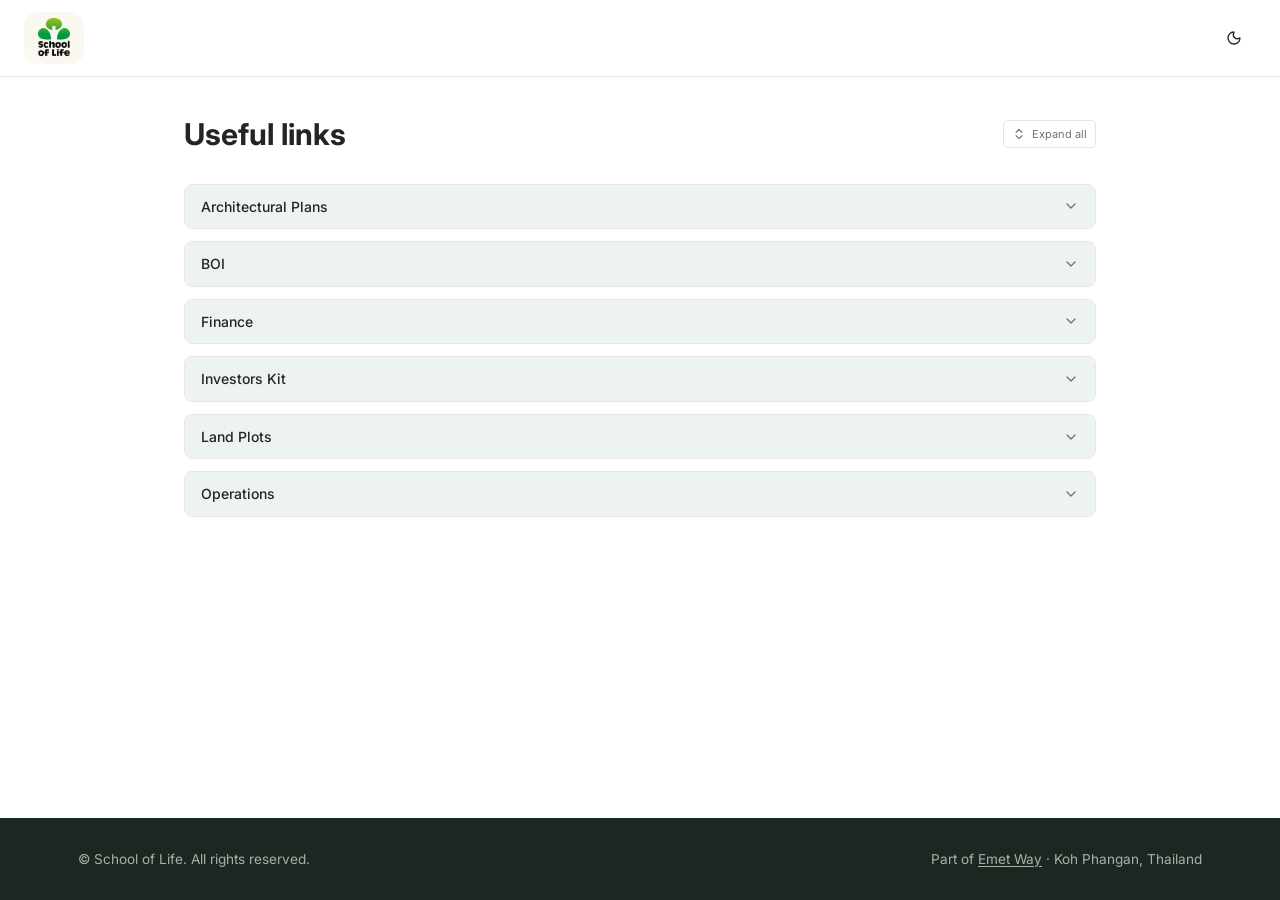
<file: links/index.html>
<!doctype html>
<html lang="en">
  <head>
    <meta charset="UTF-8" />
    <meta name="viewport" content="width=device-width, initial-scale=1.0" />
    <title>Useful Links | SOL KPG</title>
    <meta
      name="description"
      content="Staff resources for Emetway and SOL KPG."
    />
    <link rel="icon" type="image/png" sizes="32x32" href="/favicon-32.png" />
    <link rel="icon" type="image/png" sizes="16x16" href="/favicon-16.png" />
    <link rel="apple-touch-icon" href="/apple-touch-icon.png" />
    <link rel="preconnect" href="https://fonts.googleapis.com" />
    <link rel="preconnect" href="https://fonts.gstatic.com" crossorigin />
    <link
      href="https://fonts.googleapis.com/css2?family=Fraunces:opsz,wght@9..144,500;9..144,600;9..144,700&family=Inter:wght@400;500;600;700&display=swap"
      rel="stylesheet"
    />
    <link rel="stylesheet" href="/css/style.css" />
    <link rel="stylesheet" href="/css/links.css?v=b3e0747acacd" />
    <script defer src="/js/links.js?v=494b3f9b9235"></script>
  </head>
  <body class="links-page">
    <header class="links-header">
      <a href="/" class="brand"
        ><img src="/images/logo/logo-full.png" alt="School of Life"
      /></a>
      <button
        type="button"
        class="theme-toggle"
        aria-label="Toggle dark mode"
        aria-pressed="false"
        hidden
      >
        <svg
          xmlns="http://www.w3.org/2000/svg"
          width="16"
          height="16"
          viewBox="0 0 24 24"
          fill="none"
          stroke="currentColor"
          stroke-width="2"
          stroke-linecap="round"
          stroke-linejoin="round"
          class="lucide lucide-moon theme-moon"
          aria-hidden="true"
          focusable="false"
        >
          <path
            d="M20.985 12.486a9 9 0 1 1-9.473-9.472c.405-.022.617.46.402.803a6 6 0 0 0 8.268 8.268c.344-.215.825-.004.803.401"
          ></path></svg
        ><svg
          xmlns="http://www.w3.org/2000/svg"
          width="16"
          height="16"
          viewBox="0 0 24 24"
          fill="none"
          stroke="currentColor"
          stroke-width="2"
          stroke-linecap="round"
          stroke-linejoin="round"
          class="lucide lucide-sun theme-sun"
          aria-hidden="true"
          focusable="false"
        >
          <circle cx="12" cy="12" r="4"></circle>
          <path d="M12 2v2"></path>
          <path d="M12 20v2"></path>
          <path d="m4.93 4.93 1.41 1.41"></path>
          <path d="m17.66 17.66 1.41 1.41"></path>
          <path d="M2 12h2"></path>
          <path d="M20 12h2"></path>
          <path d="m6.34 17.66-1.41 1.41"></path>
          <path d="m19.07 4.93-1.41 1.41"></path>
        </svg>
      </button>
    </header>
    <main class="links-main">
      <div class="links-heading">
        <h1>Useful links</h1>
        <button type="button" class="collection-toggle" aria-expanded="false" aria-controls="resourceSections" hidden>
          <svg
              xmlns="http://www.w3.org/2000/svg"
              width="14"
              height="14"
              viewBox="0 0 24 24"
              fill="none"
              stroke="currentColor"
              stroke-width="2"
              stroke-linecap="round"
              stroke-linejoin="round"
              class="lucide lucide-chevrons-up-down expand-icon"
              aria-hidden="true"
              focusable="false"
            >
              <path d="m7 15 5 5 5-5"></path>
              <path d="m7 9 5-5 5 5"></path>
            </svg>
          <svg
              xmlns="http://www.w3.org/2000/svg"
              width="14"
              height="14"
              viewBox="0 0 24 24"
              fill="none"
              stroke="currentColor"
              stroke-width="2"
              stroke-linecap="round"
              stroke-linejoin="round"
              class="lucide lucide-chevrons-down-up collapse-icon"
              aria-hidden="true"
              focusable="false"
            >
              <path d="m7 4 5 5 5-5"></path>
              <path d="m7 20 5-5 5 5"></path>
            </svg>
          <span>Expand all</span>
        </button>
      </div>
      <div class="resource-sections" id="resourceSections">
        <details class="resource-collection">
          <summary>
            <span>Architectural Plans</span
            ><svg
              xmlns="http://www.w3.org/2000/svg"
              width="16"
              height="16"
              viewBox="0 0 24 24"
              fill="none"
              stroke="currentColor"
              stroke-width="2"
              stroke-linecap="round"
              stroke-linejoin="round"
              class="lucide lucide-chevron-down collection-chevron"
              aria-hidden="true"
              focusable="false"
            >
              <path d="m6 9 6 6 6-6"></path>
            </svg>
          </summary>
          <div class="collection-content">
            <ul class="resource-list">
              <li>
                <a
                  class="resource-link"
                  href="https://drive.google.com/drive/folders/1lEo8_O__okwzq4mMo244C4cheWYPVH4U?usp=drive_link"
                  title="Folder"
                  target="_blank"
                  rel="noopener noreferrer"
                  ><svg
                    xmlns="http://www.w3.org/2000/svg"
                    width="16"
                    height="16"
                    viewBox="0 0 24 24"
                    fill="none"
                    stroke="currentColor"
                    stroke-width="2"
                    stroke-linecap="round"
                    stroke-linejoin="round"
                    class="lucide lucide-images resource-purpose"
                    aria-hidden="true"
                    focusable="false"
                  >
                    <path
                      d="m22 11-1.296-1.296a2.4 2.4 0 0 0-3.408 0L11 16"
                    ></path>
                    <path
                      d="M4 8a2 2 0 0 0-2 2v10a2 2 0 0 0 2 2h10a2 2 0 0 0 2-2"
                    ></path>
                    <circle cx="13" cy="7" r="1" fill="currentColor"></circle>
                    <rect x="8" y="2" width="14" height="14" rx="2"></rect></svg
                  ><span class="resource-name">3D Images</span
                  ><span class="sr-only"> Folder. Opens in a new tab.</span
                  ><svg
                    xmlns="http://www.w3.org/2000/svg"
                    width="16"
                    height="16"
                    viewBox="0 0 24 24"
                    fill="none"
                    stroke="currentColor"
                    stroke-width="2"
                    stroke-linecap="round"
                    stroke-linejoin="round"
                    class="lucide lucide-folder-open resource-type"
                    aria-hidden="true"
                    focusable="false"
                  >
                    <path
                      d="m6 14 1.5-2.9A2 2 0 0 1 9.24 10H20a2 2 0 0 1 1.94 2.5l-1.54 6a2 2 0 0 1-1.95 1.5H4a2 2 0 0 1-2-2V5a2 2 0 0 1 2-2h3.9a2 2 0 0 1 1.69.9l.81 1.2a2 2 0 0 0 1.67.9H18a2 2 0 0 1 2 2v2"
                    ></path></svg
                ></a>
              </li>
              <li>
                <a
                  class="resource-link"
                  href="https://drive.google.com/file/d/1-jYYO7yx6wP9yiQH-C2uIvY8Zd6vsCTe/view?usp=drive_link"
                  title="Document"
                  target="_blank"
                  rel="noopener noreferrer"
                  ><svg
                    xmlns="http://www.w3.org/2000/svg"
                    width="16"
                    height="16"
                    viewBox="0 0 24 24"
                    fill="none"
                    stroke="currentColor"
                    stroke-width="2"
                    stroke-linecap="round"
                    stroke-linejoin="round"
                    class="lucide lucide-drafting-compass resource-purpose"
                    aria-hidden="true"
                    focusable="false"
                  >
                    <path d="m12.99 6.74 1.93 3.44"></path>
                    <path d="M19.136 12a10 10 0 0 1-14.271 0"></path>
                    <path d="m21 21-2.16-3.84"></path>
                    <path d="m3 21 8.02-14.26"></path>
                    <circle cx="12" cy="5" r="2"></circle></svg
                  ><span class="resource-name">Colored Layout</span
                  ><span class="sr-only"> Document. Opens in a new tab.</span
                  ><svg
                    xmlns="http://www.w3.org/2000/svg"
                    width="16"
                    height="16"
                    viewBox="0 0 24 24"
                    fill="none"
                    stroke="currentColor"
                    stroke-width="2"
                    stroke-linecap="round"
                    stroke-linejoin="round"
                    class="lucide lucide-file-text resource-type"
                    aria-hidden="true"
                    focusable="false"
                  >
                    <path
                      d="M6 22a2 2 0 0 1-2-2V4a2 2 0 0 1 2-2h8a2.4 2.4 0 0 1 1.704.706l3.588 3.588A2.4 2.4 0 0 1 20 8v12a2 2 0 0 1-2 2z"
                    ></path>
                    <path d="M14 2v5a1 1 0 0 0 1 1h5"></path>
                    <path d="M10 9H8"></path>
                    <path d="M16 13H8"></path>
                    <path d="M16 17H8"></path></svg
                ></a>
              </li>
              <li>
                <a
                  class="resource-link"
                  href="https://drive.google.com/file/d/1-jYYO7yx6wP9yiQH-C2uIvY8Zd6vsCTe/view?usp=drive_link"
                  title="Document"
                  target="_blank"
                  rel="noopener noreferrer"
                  ><svg
                    xmlns="http://www.w3.org/2000/svg"
                    width="16"
                    height="16"
                    viewBox="0 0 24 24"
                    fill="none"
                    stroke="currentColor"
                    stroke-width="2"
                    stroke-linecap="round"
                    stroke-linejoin="round"
                    class="lucide lucide-drafting-compass resource-purpose"
                    aria-hidden="true"
                    focusable="false"
                  >
                    <path d="m12.99 6.74 1.93 3.44"></path>
                    <path d="M19.136 12a10 10 0 0 1-14.271 0"></path>
                    <path d="m21 21-2.16-3.84"></path>
                    <path d="m3 21 8.02-14.26"></path>
                    <circle cx="12" cy="5" r="2"></circle></svg
                  ><span class="resource-name">Drawings</span
                  ><span class="sr-only"> Document. Opens in a new tab.</span
                  ><svg
                    xmlns="http://www.w3.org/2000/svg"
                    width="16"
                    height="16"
                    viewBox="0 0 24 24"
                    fill="none"
                    stroke="currentColor"
                    stroke-width="2"
                    stroke-linecap="round"
                    stroke-linejoin="round"
                    class="lucide lucide-file-text resource-type"
                    aria-hidden="true"
                    focusable="false"
                  >
                    <path
                      d="M6 22a2 2 0 0 1-2-2V4a2 2 0 0 1 2-2h8a2.4 2.4 0 0 1 1.704.706l3.588 3.588A2.4 2.4 0 0 1 20 8v12a2 2 0 0 1-2 2z"
                    ></path>
                    <path d="M14 2v5a1 1 0 0 0 1 1h5"></path>
                    <path d="M10 9H8"></path>
                    <path d="M16 13H8"></path>
                    <path d="M16 17H8"></path></svg
                ></a>
              </li>
              <li>
                <a
                  class="resource-link"
                  href="https://drive.google.com/file/d/1bAnnv0dTJsPpTQSdBrH3xZkiA_xkDw0t/view?usp=drive_link"
                  title="Document"
                  target="_blank"
                  rel="noopener noreferrer"
                  ><svg
                    xmlns="http://www.w3.org/2000/svg"
                    width="16"
                    height="16"
                    viewBox="0 0 24 24"
                    fill="none"
                    stroke="currentColor"
                    stroke-width="2"
                    stroke-linecap="round"
                    stroke-linejoin="round"
                    class="lucide lucide-drafting-compass resource-purpose"
                    aria-hidden="true"
                    focusable="false"
                  >
                    <path d="m12.99 6.74 1.93 3.44"></path>
                    <path d="M19.136 12a10 10 0 0 1-14.271 0"></path>
                    <path d="m21 21-2.16-3.84"></path>
                    <path d="m3 21 8.02-14.26"></path>
                    <circle cx="12" cy="5" r="2"></circle></svg
                  ><span class="resource-name">Layout</span
                  ><span class="sr-only"> Document. Opens in a new tab.</span
                  ><svg
                    xmlns="http://www.w3.org/2000/svg"
                    width="16"
                    height="16"
                    viewBox="0 0 24 24"
                    fill="none"
                    stroke="currentColor"
                    stroke-width="2"
                    stroke-linecap="round"
                    stroke-linejoin="round"
                    class="lucide lucide-file-text resource-type"
                    aria-hidden="true"
                    focusable="false"
                  >
                    <path
                      d="M6 22a2 2 0 0 1-2-2V4a2 2 0 0 1 2-2h8a2.4 2.4 0 0 1 1.704.706l3.588 3.588A2.4 2.4 0 0 1 20 8v12a2 2 0 0 1-2 2z"
                    ></path>
                    <path d="M14 2v5a1 1 0 0 0 1 1h5"></path>
                    <path d="M10 9H8"></path>
                    <path d="M16 13H8"></path>
                    <path d="M16 17H8"></path></svg
                ></a>
              </li>
            </ul>
          </div>
        </details>
        <details class="resource-collection">
          <summary>
            <span>BOI</span
            ><svg
              xmlns="http://www.w3.org/2000/svg"
              width="16"
              height="16"
              viewBox="0 0 24 24"
              fill="none"
              stroke="currentColor"
              stroke-width="2"
              stroke-linecap="round"
              stroke-linejoin="round"
              class="lucide lucide-chevron-down collection-chevron"
              aria-hidden="true"
              focusable="false"
            >
              <path d="m6 9 6 6 6-6"></path>
            </svg>
          </summary>
          <div class="collection-content">
            <ul class="resource-list">
              <li>
                <a
                  class="resource-link"
                  href="https://docs.google.com/presentation/d/1SFR62xCzpBiUCqX9izQtOHDmJAuGh3bBUk5mb6stw1Q/edit?slide=id.p5#slide=id.p5"
                  title="Presentation"
                  target="_blank"
                  rel="noopener noreferrer"
                  ><svg
                    xmlns="http://www.w3.org/2000/svg"
                    width="16"
                    height="16"
                    viewBox="0 0 24 24"
                    fill="none"
                    stroke="currentColor"
                    stroke-width="2"
                    stroke-linecap="round"
                    stroke-linejoin="round"
                    class="lucide lucide-presentation resource-purpose"
                    aria-hidden="true"
                    focusable="false"
                  >
                    <path d="M2 3h20"></path>
                    <path d="M21 3v11a2 2 0 0 1-2 2H5a2 2 0 0 1-2-2V3"></path>
                    <path d="m7 21 5-5 5 5"></path></svg
                  ><span class="resource-name">BOI Presentation</span
                  ><span class="sr-only"> Presentation. Opens in a new tab.</span
                  ><svg
                    xmlns="http://www.w3.org/2000/svg"
                    width="16"
                    height="16"
                    viewBox="0 0 24 24"
                    fill="none"
                    stroke="currentColor"
                    stroke-width="2"
                    stroke-linecap="round"
                    stroke-linejoin="round"
                    class="lucide lucide-file-text resource-type"
                    aria-hidden="true"
                    focusable="false"
                  >
                    <path
                      d="M6 22a2 2 0 0 1-2-2V4a2 2 0 0 1 2-2h8a2.4 2.4 0 0 1 1.704.706l3.588 3.588A2.4 2.4 0 0 1 20 8v12a2 2 0 0 1-2 2z"
                    ></path>
                    <path d="M14 2v5a1 1 0 0 0 1 1h5"></path>
                    <path d="M10 9H8"></path>
                    <path d="M16 13H8"></path>
                    <path d="M16 17H8"></path></svg
                ></a>
              </li>
              <li>
                <a
                  class="resource-link"
                  href="https://docs.google.com/spreadsheets/d/1jSgDtzZoSyd5vdPMKgYt3DIMwcMtTCjc/edit?usp=drive_link&amp;ouid=102777931738665786123&amp;rtpof=true&amp;sd=true"
                  title="Spreadsheet"
                  target="_blank"
                  rel="noopener noreferrer"
                  ><svg
                    xmlns="http://www.w3.org/2000/svg"
                    width="16"
                    height="16"
                    viewBox="0 0 24 24"
                    fill="none"
                    stroke="currentColor"
                    stroke-width="2"
                    stroke-linecap="round"
                    stroke-linejoin="round"
                    class="lucide lucide-chart-no-axes-combined resource-purpose"
                    aria-hidden="true"
                    focusable="false"
                  >
                    <path d="M12 16v5"></path>
                    <path d="M16 14v7"></path>
                    <path d="M20 10v11"></path>
                    <path d="m22 3-8.646 8.646a.5.5 0 0 1-.708 0L9.354 8.354a.5.5 0 0 0-.707 0L2 15"></path>
                    <path d="M4 18v3"></path>
                    <path d="M8 14v7"></path></svg
                  ><span class="resource-name">BOI Spreadsheet</span
                  ><span class="sr-only"> Spreadsheet. Opens in a new tab.</span
                  ><svg
                    xmlns="http://www.w3.org/2000/svg"
                    width="16"
                    height="16"
                    viewBox="0 0 24 24"
                    fill="none"
                    stroke="currentColor"
                    stroke-width="2"
                    stroke-linecap="round"
                    stroke-linejoin="round"
                    class="lucide lucide-file-spreadsheet resource-type"
                    aria-hidden="true"
                    focusable="false"
                  >
                    <path
                      d="M6 22a2 2 0 0 1-2-2V4a2 2 0 0 1 2-2h8a2.4 2.4 0 0 1 1.704.706l3.588 3.588A2.4 2.4 0 0 1 20 8v12a2 2 0 0 1-2 2z"
                    ></path>
                    <path d="M14 2v5a1 1 0 0 0 1 1h5"></path>
                    <path d="M8 13h2"></path>
                    <path d="M14 13h2"></path>
                    <path d="M8 17h2"></path>
                    <path d="M14 17h2"></path></svg
                ></a>
              </li>
              <li>
                <a
                  class="resource-link"
                  href="https://drive.google.com/drive/folders/1pa9gVV2hplU2-L_2BWXJd-3F3_QnSZto?usp=drive_link"
                  title="Folder"
                  target="_blank"
                  rel="noopener noreferrer"
                  ><svg
                    xmlns="http://www.w3.org/2000/svg"
                    width="16"
                    height="16"
                    viewBox="0 0 24 24"
                    fill="none"
                    stroke="currentColor"
                    stroke-width="2"
                    stroke-linecap="round"
                    stroke-linejoin="round"
                    class="lucide lucide-briefcase-business resource-purpose"
                    aria-hidden="true"
                    focusable="false"
                  >
                    <path d="M12 12h.01"></path>
                    <path d="M16 6V4a2 2 0 0 0-2-2h-4a2 2 0 0 0-2 2v2"></path>
                    <path d="M22 13a18.15 18.15 0 0 1-20 0"></path>
                    <rect x="2" y="6" width="20" height="14" rx="2"></rect></svg
                  ><span class="resource-name">Final Application</span
                  ><span class="sr-only"> Folder. Opens in a new tab.</span
                  ><svg
                    xmlns="http://www.w3.org/2000/svg"
                    width="16"
                    height="16"
                    viewBox="0 0 24 24"
                    fill="none"
                    stroke="currentColor"
                    stroke-width="2"
                    stroke-linecap="round"
                    stroke-linejoin="round"
                    class="lucide lucide-folder-open resource-type"
                    aria-hidden="true"
                    focusable="false"
                  >
                    <path
                      d="m6 14 1.5-2.9A2 2 0 0 1 9.24 10H20a2 2 0 0 1 1.94 2.5l-1.54 6a2 2 0 0 1-1.95 1.5H4a2 2 0 0 1-2-2V5a2 2 0 0 1 2-2h3.9a2 2 0 0 1 1.69.9l.81 1.2a2 2 0 0 0 1.67.9H18a2 2 0 0 1 2 2v2"
                    ></path></svg
                ></a>
              </li>
            </ul>
          </div>
        </details>
        <details class="resource-collection">
          <summary>
            <span>Finance</span
            ><svg
              xmlns="http://www.w3.org/2000/svg"
              width="16"
              height="16"
              viewBox="0 0 24 24"
              fill="none"
              stroke="currentColor"
              stroke-width="2"
              stroke-linecap="round"
              stroke-linejoin="round"
              class="lucide lucide-chevron-down collection-chevron"
              aria-hidden="true"
              focusable="false"
            >
              <path d="m6 9 6 6 6-6"></path>
            </svg>
          </summary>
          <div class="collection-content">
            <ul class="resource-list">
              <li>
                <a
                  class="resource-link"
                  href="https://docs.google.com/spreadsheets/d/1mxvjXTedpabDNPl-WOEie4vdpeIwCnXDlzvihZvUML4/edit?gid=1304432573#gid=1304432573"
                  title="Spreadsheet"
                  target="_blank"
                  rel="noopener noreferrer"
                  ><svg
                    xmlns="http://www.w3.org/2000/svg"
                    width="16"
                    height="16"
                    viewBox="0 0 24 24"
                    fill="none"
                    stroke="currentColor"
                    stroke-width="2"
                    stroke-linecap="round"
                    stroke-linejoin="round"
                    class="lucide lucide-table-2 resource-purpose"
                    aria-hidden="true"
                    focusable="false"
                  >
                    <path d="M9 3v18"></path>
                    <path d="M3 9h18"></path>
                    <rect x="3" y="3" width="18" height="18" rx="2"></rect></svg
                  ><span class="resource-name">Financial Plan Spreadsheet</span
                  ><span class="sr-only"> Spreadsheet. Opens in a new tab.</span
                  ><svg
                    xmlns="http://www.w3.org/2000/svg"
                    width="16"
                    height="16"
                    viewBox="0 0 24 24"
                    fill="none"
                    stroke="currentColor"
                    stroke-width="2"
                    stroke-linecap="round"
                    stroke-linejoin="round"
                    class="lucide lucide-file-spreadsheet resource-type"
                    aria-hidden="true"
                    focusable="false"
                  >
                    <path
                      d="M6 22a2 2 0 0 1-2-2V4a2 2 0 0 1 2-2h8a2.4 2.4 0 0 1 1.704.706l3.588 3.588A2.4 2.4 0 0 1 20 8v12a2 2 0 0 1-2 2z"
                    ></path>
                    <path d="M14 2v5a1 1 0 0 0 1 1h5"></path>
                    <path d="M8 13h2"></path>
                    <path d="M14 13h2"></path>
                    <path d="M8 17h2"></path>
                    <path d="M14 17h2"></path></svg
                ></a>
              </li>
              <li>
                <a
                  class="resource-link"
                  href="https://folio-app-kmll.onrender.com"
                  title="Web application"
                  target="_blank"
                  rel="noopener noreferrer"
                  ><svg
                    xmlns="http://www.w3.org/2000/svg"
                    width="16"
                    height="16"
                    viewBox="0 0 24 24"
                    fill="none"
                    stroke="currentColor"
                    stroke-width="2"
                    stroke-linecap="round"
                    stroke-linejoin="round"
                    class="lucide lucide-panels-top-left resource-purpose"
                    aria-hidden="true"
                    focusable="false"
                  >
                    <rect x="3" y="3" width="18" height="18" rx="2"></rect>
                    <path d="M3 9h18"></path>
                    <path d="M9 9v12"></path></svg
                  ><span class="resource-name">Financial Plan App</span
                  ><span class="sr-only"> Web application. Opens in a new tab.</span
                  ><svg
                    xmlns="http://www.w3.org/2000/svg"
                    width="16"
                    height="16"
                    viewBox="0 0 24 24"
                    fill="none"
                    stroke="currentColor"
                    stroke-width="2"
                    stroke-linecap="round"
                    stroke-linejoin="round"
                    class="lucide lucide-external-link resource-type"
                    aria-hidden="true"
                    focusable="false"
                  >
                    <path d="M15 3h6v6"></path>
                    <path d="M10 14 21 3"></path>
                    <path d="M21 14v5a2 2 0 0 1-2 2H5a2 2 0 0 1-2-2V5a2 2 0 0 1 2-2h5"></path></svg
                ></a>
              </li>
            </ul>
          </div>
        </details>
        <details class="resource-collection">
          <summary>
            <span>Investors Kit</span
            ><svg
              xmlns="http://www.w3.org/2000/svg"
              width="16"
              height="16"
              viewBox="0 0 24 24"
              fill="none"
              stroke="currentColor"
              stroke-width="2"
              stroke-linecap="round"
              stroke-linejoin="round"
              class="lucide lucide-chevron-down collection-chevron"
              aria-hidden="true"
              focusable="false"
            >
              <path d="m6 9 6 6 6-6"></path>
            </svg>
          </summary>
          <div class="collection-content">
            <ul class="resource-list">
              <li>
                <a
                  class="resource-link"
                  href="https://drive.google.com/file/d/1iPm1X1KOsPAad-QroWa8sjn8jyfXl4sN/view?usp=drive_link"
                  title="Document"
                  target="_blank"
                  rel="noopener noreferrer"
                  ><svg
                    xmlns="http://www.w3.org/2000/svg"
                    width="16"
                    height="16"
                    viewBox="0 0 24 24"
                    fill="none"
                    stroke="currentColor"
                    stroke-width="2"
                    stroke-linecap="round"
                    stroke-linejoin="round"
                    class="lucide lucide-briefcase-business resource-purpose"
                    aria-hidden="true"
                    focusable="false"
                  >
                    <path d="M12 12h.01"></path>
                    <path d="M16 6V4a2 2 0 0 0-2-2h-4a2 2 0 0 0-2 2v2"></path>
                    <path d="M22 13a18.15 18.15 0 0 1-20 0"></path>
                    <rect x="2" y="6" width="20" height="14" rx="2"></rect></svg
                  ><span class="resource-name">Business Plan</span
                  ><span class="sr-only"> Document. Opens in a new tab.</span
                  ><svg
                    xmlns="http://www.w3.org/2000/svg"
                    width="16"
                    height="16"
                    viewBox="0 0 24 24"
                    fill="none"
                    stroke="currentColor"
                    stroke-width="2"
                    stroke-linecap="round"
                    stroke-linejoin="round"
                    class="lucide lucide-file-text resource-type"
                    aria-hidden="true"
                    focusable="false"
                  >
                    <path
                      d="M6 22a2 2 0 0 1-2-2V4a2 2 0 0 1 2-2h8a2.4 2.4 0 0 1 1.704.706l3.588 3.588A2.4 2.4 0 0 1 20 8v12a2 2 0 0 1-2 2z"
                    ></path>
                    <path d="M14 2v5a1 1 0 0 0 1 1h5"></path>
                    <path d="M10 9H8"></path>
                    <path d="M16 13H8"></path>
                    <path d="M16 17H8"></path></svg
                ></a>
              </li>
              <li>
                <a
                  class="resource-link"
                  href="https://drive.google.com/file/d/1s7zYyOwEzrYpfWDb23dYnsTQ5I7_FuK5/view?usp=drive_link"
                  title="Document"
                  target="_blank"
                  rel="noopener noreferrer"
                  ><svg
                    xmlns="http://www.w3.org/2000/svg"
                    width="16"
                    height="16"
                    viewBox="0 0 24 24"
                    fill="none"
                    stroke="currentColor"
                    stroke-width="2"
                    stroke-linecap="round"
                    stroke-linejoin="round"
                    class="lucide lucide-presentation resource-purpose"
                    aria-hidden="true"
                    focusable="false"
                  >
                    <path d="M2 3h20"></path>
                    <path d="M21 3v11a2 2 0 0 1-2 2H5a2 2 0 0 1-2-2V3"></path>
                    <path d="m7 21 5-5 5 5"></path></svg
                  ><span class="resource-name">School of Life Presentation</span
                  ><span class="sr-only"> Document. Opens in a new tab.</span
                  ><svg
                    xmlns="http://www.w3.org/2000/svg"
                    width="16"
                    height="16"
                    viewBox="0 0 24 24"
                    fill="none"
                    stroke="currentColor"
                    stroke-width="2"
                    stroke-linecap="round"
                    stroke-linejoin="round"
                    class="lucide lucide-file-text resource-type"
                    aria-hidden="true"
                    focusable="false"
                  >
                    <path
                      d="M6 22a2 2 0 0 1-2-2V4a2 2 0 0 1 2-2h8a2.4 2.4 0 0 1 1.704.706l3.588 3.588A2.4 2.4 0 0 1 20 8v12a2 2 0 0 1-2 2z"
                    ></path>
                    <path d="M14 2v5a1 1 0 0 0 1 1h5"></path>
                    <path d="M10 9H8"></path>
                    <path d="M16 13H8"></path>
                    <path d="M16 17H8"></path></svg
                ></a>
              </li>
              <li>
                <a
                  class="resource-link"
                  href="https://drive.google.com/file/d/14x5dRWbpb2zXykGfKlMKsam3nHnKUz1y/view?usp=drive_link"
                  title="Document"
                  target="_blank"
                  rel="noopener noreferrer"
                  ><svg
                    xmlns="http://www.w3.org/2000/svg"
                    width="16"
                    height="16"
                    viewBox="0 0 24 24"
                    fill="none"
                    stroke="currentColor"
                    stroke-width="2"
                    stroke-linecap="round"
                    stroke-linejoin="round"
                    class="lucide lucide-file-text resource-purpose"
                    aria-hidden="true"
                    focusable="false"
                  >
                    <path
                      d="M6 22a2 2 0 0 1-2-2V4a2 2 0 0 1 2-2h8a2.4 2.4 0 0 1 1.704.706l3.588 3.588A2.4 2.4 0 0 1 20 8v12a2 2 0 0 1-2 2z"
                    ></path>
                    <path d="M14 2v5a1 1 0 0 0 1 1h5"></path>
                    <path d="M10 9H8"></path>
                    <path d="M16 13H8"></path>
                    <path d="M16 17H8"></path></svg
                  ><span class="resource-name">Term Sheet</span
                  ><span class="sr-only"> Document. Opens in a new tab.</span
                  ><svg
                    xmlns="http://www.w3.org/2000/svg"
                    width="16"
                    height="16"
                    viewBox="0 0 24 24"
                    fill="none"
                    stroke="currentColor"
                    stroke-width="2"
                    stroke-linecap="round"
                    stroke-linejoin="round"
                    class="lucide lucide-file-text resource-type"
                    aria-hidden="true"
                    focusable="false"
                  >
                    <path
                      d="M6 22a2 2 0 0 1-2-2V4a2 2 0 0 1 2-2h8a2.4 2.4 0 0 1 1.704.706l3.588 3.588A2.4 2.4 0 0 1 20 8v12a2 2 0 0 1-2 2z"
                    ></path>
                    <path d="M14 2v5a1 1 0 0 0 1 1h5"></path>
                    <path d="M10 9H8"></path>
                    <path d="M16 13H8"></path>
                    <path d="M16 17H8"></path></svg
                ></a>
              </li>
            </ul>
          </div>
        </details>
        <details class="resource-collection">
          <summary>
            <span>Land Plots</span
            ><svg
              xmlns="http://www.w3.org/2000/svg"
              width="16"
              height="16"
              viewBox="0 0 24 24"
              fill="none"
              stroke="currentColor"
              stroke-width="2"
              stroke-linecap="round"
              stroke-linejoin="round"
              class="lucide lucide-chevron-down collection-chevron"
              aria-hidden="true"
              focusable="false"
            >
              <path d="m6 9 6 6 6-6"></path>
            </svg>
          </summary>
          <div class="collection-content">
            <ul class="resource-list">
              <li>
                <a
                  class="resource-link"
                  href="https://drive.google.com/drive/folders/1IqbQWRhh_YgJRGBydZvNFRZwLsAzkA-w?usp=drive_link"
                  title="Folder"
                  target="_blank"
                  rel="noopener noreferrer"
                  ><svg
                    xmlns="http://www.w3.org/2000/svg"
                    width="16"
                    height="16"
                    viewBox="0 0 24 24"
                    fill="none"
                    stroke="currentColor"
                    stroke-width="2"
                    stroke-linecap="round"
                    stroke-linejoin="round"
                    class="lucide lucide-map-pinned resource-purpose"
                    aria-hidden="true"
                    focusable="false"
                  >
                    <path
                      d="M18 8c0 3.613-3.869 7.429-5.393 8.795a1 1 0 0 1-1.214 0C9.87 15.429 6 11.613 6 8a6 6 0 0 1 12 0"
                    ></path>
                    <circle cx="12" cy="8" r="2"></circle>
                    <path
                      d="M8.714 14h-3.71a1 1 0 0 0-.948.683l-2.004 6A1 1 0 0 0 3 22h18a1 1 0 0 0 .948-1.316l-2-6a1 1 0 0 0-.949-.684h-3.712"
                    ></path></svg
                  ><span class="resource-name"
                    >Land Plot 13858 (Northern-Central)</span
                  ><span class="sr-only"> Folder. Opens in a new tab.</span
                  ><svg
                    xmlns="http://www.w3.org/2000/svg"
                    width="16"
                    height="16"
                    viewBox="0 0 24 24"
                    fill="none"
                    stroke="currentColor"
                    stroke-width="2"
                    stroke-linecap="round"
                    stroke-linejoin="round"
                    class="lucide lucide-folder-open resource-type"
                    aria-hidden="true"
                    focusable="false"
                  >
                    <path
                      d="m6 14 1.5-2.9A2 2 0 0 1 9.24 10H20a2 2 0 0 1 1.94 2.5l-1.54 6a2 2 0 0 1-1.95 1.5H4a2 2 0 0 1-2-2V5a2 2 0 0 1 2-2h3.9a2 2 0 0 1 1.69.9l.81 1.2a2 2 0 0 0 1.67.9H18a2 2 0 0 1 2 2v2"
                    ></path></svg
                ></a>
              </li>
              <li>
                <a
                  class="resource-link"
                  href="https://drive.google.com/drive/folders/1iWrg4TZJ3UioCSM4Nc_Tqgic8ZwtwPtq?usp=drive_link"
                  title="Folder"
                  target="_blank"
                  rel="noopener noreferrer"
                  ><svg
                    xmlns="http://www.w3.org/2000/svg"
                    width="16"
                    height="16"
                    viewBox="0 0 24 24"
                    fill="none"
                    stroke="currentColor"
                    stroke-width="2"
                    stroke-linecap="round"
                    stroke-linejoin="round"
                    class="lucide lucide-map-pinned resource-purpose"
                    aria-hidden="true"
                    focusable="false"
                  >
                    <path
                      d="M18 8c0 3.613-3.869 7.429-5.393 8.795a1 1 0 0 1-1.214 0C9.87 15.429 6 11.613 6 8a6 6 0 0 1 12 0"
                    ></path>
                    <circle cx="12" cy="8" r="2"></circle>
                    <path
                      d="M8.714 14h-3.71a1 1 0 0 0-.948.683l-2.004 6A1 1 0 0 0 3 22h18a1 1 0 0 0 .948-1.316l-2-6a1 1 0 0 0-.949-.684h-3.712"
                    ></path></svg
                  ><span class="resource-name"
                    >Land Plot 13859 (Northern-Western)</span
                  ><span class="sr-only"> Folder. Opens in a new tab.</span
                  ><svg
                    xmlns="http://www.w3.org/2000/svg"
                    width="16"
                    height="16"
                    viewBox="0 0 24 24"
                    fill="none"
                    stroke="currentColor"
                    stroke-width="2"
                    stroke-linecap="round"
                    stroke-linejoin="round"
                    class="lucide lucide-folder-open resource-type"
                    aria-hidden="true"
                    focusable="false"
                  >
                    <path
                      d="m6 14 1.5-2.9A2 2 0 0 1 9.24 10H20a2 2 0 0 1 1.94 2.5l-1.54 6a2 2 0 0 1-1.95 1.5H4a2 2 0 0 1-2-2V5a2 2 0 0 1 2-2h3.9a2 2 0 0 1 1.69.9l.81 1.2a2 2 0 0 0 1.67.9H18a2 2 0 0 1 2 2v2"
                    ></path></svg
                ></a>
              </li>
              <li>
                <a
                  class="resource-link"
                  href="https://drive.google.com/drive/folders/15RrE-Tq7UfnE4yA5OuTySARFfqd98_BC?usp=drive_link"
                  title="Folder"
                  target="_blank"
                  rel="noopener noreferrer"
                  ><svg
                    xmlns="http://www.w3.org/2000/svg"
                    width="16"
                    height="16"
                    viewBox="0 0 24 24"
                    fill="none"
                    stroke="currentColor"
                    stroke-width="2"
                    stroke-linecap="round"
                    stroke-linejoin="round"
                    class="lucide lucide-map-pinned resource-purpose"
                    aria-hidden="true"
                    focusable="false"
                  >
                    <path
                      d="M18 8c0 3.613-3.869 7.429-5.393 8.795a1 1 0 0 1-1.214 0C9.87 15.429 6 11.613 6 8a6 6 0 0 1 12 0"
                    ></path>
                    <circle cx="12" cy="8" r="2"></circle>
                    <path
                      d="M8.714 14h-3.71a1 1 0 0 0-.948.683l-2.004 6A1 1 0 0 0 3 22h18a1 1 0 0 0 .948-1.316l-2-6a1 1 0 0 0-.949-.684h-3.712"
                    ></path></svg
                  ><span class="resource-name"
                    >Land Plot 13860 (Northern-Eastern)</span
                  ><span class="sr-only"> Folder. Opens in a new tab.</span
                  ><svg
                    xmlns="http://www.w3.org/2000/svg"
                    width="16"
                    height="16"
                    viewBox="0 0 24 24"
                    fill="none"
                    stroke="currentColor"
                    stroke-width="2"
                    stroke-linecap="round"
                    stroke-linejoin="round"
                    class="lucide lucide-folder-open resource-type"
                    aria-hidden="true"
                    focusable="false"
                  >
                    <path
                      d="m6 14 1.5-2.9A2 2 0 0 1 9.24 10H20a2 2 0 0 1 1.94 2.5l-1.54 6a2 2 0 0 1-1.95 1.5H4a2 2 0 0 1-2-2V5a2 2 0 0 1 2-2h3.9a2 2 0 0 1 1.69.9l.81 1.2a2 2 0 0 0 1.67.9H18a2 2 0 0 1 2 2v2"
                    ></path></svg
                ></a>
              </li>
              <li>
                <a
                  class="resource-link"
                  href="https://drive.google.com/drive/folders/1cF3XpUA2FiRXImOYQHHpnv7WwLNf6UuH?usp=drive_link"
                  title="Folder"
                  target="_blank"
                  rel="noopener noreferrer"
                  ><svg
                    xmlns="http://www.w3.org/2000/svg"
                    width="16"
                    height="16"
                    viewBox="0 0 24 24"
                    fill="none"
                    stroke="currentColor"
                    stroke-width="2"
                    stroke-linecap="round"
                    stroke-linejoin="round"
                    class="lucide lucide-map-pinned resource-purpose"
                    aria-hidden="true"
                    focusable="false"
                  >
                    <path
                      d="M18 8c0 3.613-3.869 7.429-5.393 8.795a1 1 0 0 1-1.214 0C9.87 15.429 6 11.613 6 8a6 6 0 0 1 12 0"
                    ></path>
                    <circle cx="12" cy="8" r="2"></circle>
                    <path
                      d="M8.714 14h-3.71a1 1 0 0 0-.948.683l-2.004 6A1 1 0 0 0 3 22h18a1 1 0 0 0 .948-1.316l-2-6a1 1 0 0 0-.949-.684h-3.712"
                    ></path></svg
                  ><span class="resource-name">Land Plot 6235 (Main)</span
                  ><span class="sr-only"> Folder. Opens in a new tab.</span
                  ><svg
                    xmlns="http://www.w3.org/2000/svg"
                    width="16"
                    height="16"
                    viewBox="0 0 24 24"
                    fill="none"
                    stroke="currentColor"
                    stroke-width="2"
                    stroke-linecap="round"
                    stroke-linejoin="round"
                    class="lucide lucide-folder-open resource-type"
                    aria-hidden="true"
                    focusable="false"
                  >
                    <path
                      d="m6 14 1.5-2.9A2 2 0 0 1 9.24 10H20a2 2 0 0 1 1.94 2.5l-1.54 6a2 2 0 0 1-1.95 1.5H4a2 2 0 0 1-2-2V5a2 2 0 0 1 2-2h3.9a2 2 0 0 1 1.69.9l.81 1.2a2 2 0 0 0 1.67.9H18a2 2 0 0 1 2 2v2"
                    ></path></svg
                ></a>
              </li>
            </ul>
          </div>
        </details>
        <details class="resource-collection">
          <summary>
            <span>Operations</span
            ><svg
              xmlns="http://www.w3.org/2000/svg"
              width="16"
              height="16"
              viewBox="0 0 24 24"
              fill="none"
              stroke="currentColor"
              stroke-width="2"
              stroke-linecap="round"
              stroke-linejoin="round"
              class="lucide lucide-chevron-down collection-chevron"
              aria-hidden="true"
              focusable="false"
            >
              <path d="m6 9 6 6 6-6"></path>
            </svg>
          </summary>
          <div class="collection-content">
            <ul class="resource-list">
              <li>
                <a
                  class="resource-link"
                  href="https://docs.google.com/spreadsheets/d/1E7JIgHQbPL5YPeTc_mfTf-UHpj7hMvIAP__-th0xk68/edit?gid=995541831#gid=995541831"
                  title="Spreadsheet"
                  target="_blank"
                  rel="noopener noreferrer"
                  ><svg
                    xmlns="http://www.w3.org/2000/svg"
                    width="16"
                    height="16"
                    viewBox="0 0 24 24"
                    fill="none"
                    stroke="currentColor"
                    stroke-width="2"
                    stroke-linecap="round"
                    stroke-linejoin="round"
                    class="lucide lucide-list-checks resource-purpose"
                    aria-hidden="true"
                    focusable="false"
                  >
                    <path d="M13 5h8"></path>
                    <path d="M13 12h8"></path>
                    <path d="M13 19h8"></path>
                    <path d="m3 17 2 2 4-4"></path>
                    <path d="m3 7 2 2 4-4"></path></svg
                  ><span class="resource-name">Tasks</span
                  ><span class="sr-only"> Spreadsheet. Opens in a new tab.</span
                  ><svg
                    xmlns="http://www.w3.org/2000/svg"
                    width="16"
                    height="16"
                    viewBox="0 0 24 24"
                    fill="none"
                    stroke="currentColor"
                    stroke-width="2"
                    stroke-linecap="round"
                    stroke-linejoin="round"
                    class="lucide lucide-file-spreadsheet resource-type"
                    aria-hidden="true"
                    focusable="false"
                  >
                    <path
                      d="M6 22a2 2 0 0 1-2-2V4a2 2 0 0 1 2-2h8a2.4 2.4 0 0 1 1.704.706l3.588 3.588A2.4 2.4 0 0 1 20 8v12a2 2 0 0 1-2 2z"
                    ></path>
                    <path d="M14 2v5a1 1 0 0 0 1 1h5"></path>
                    <path d="M8 13h2"></path>
                    <path d="M14 13h2"></path>
                    <path d="M8 17h2"></path>
                    <path d="M14 17h2"></path></svg
                ></a>
              </li>
            </ul>
          </div>
        </details>
      </div>
    </main>
    <footer>
      <div class="container">
        <span>&copy; School of Life. All rights reserved.</span>
        <span
          >Part of
          <a
            href="https://www.emetway.com"
            target="_blank"
            rel="noopener noreferrer"
            >Emet Way</a
          >
          &middot; Koh Phangan, Thailand</span
        >
      </div>
    </footer>
    <!-- SVG icons: Lucide. License: /links/icons-LICENSE.txt -->
  </body>
</html>
</file>
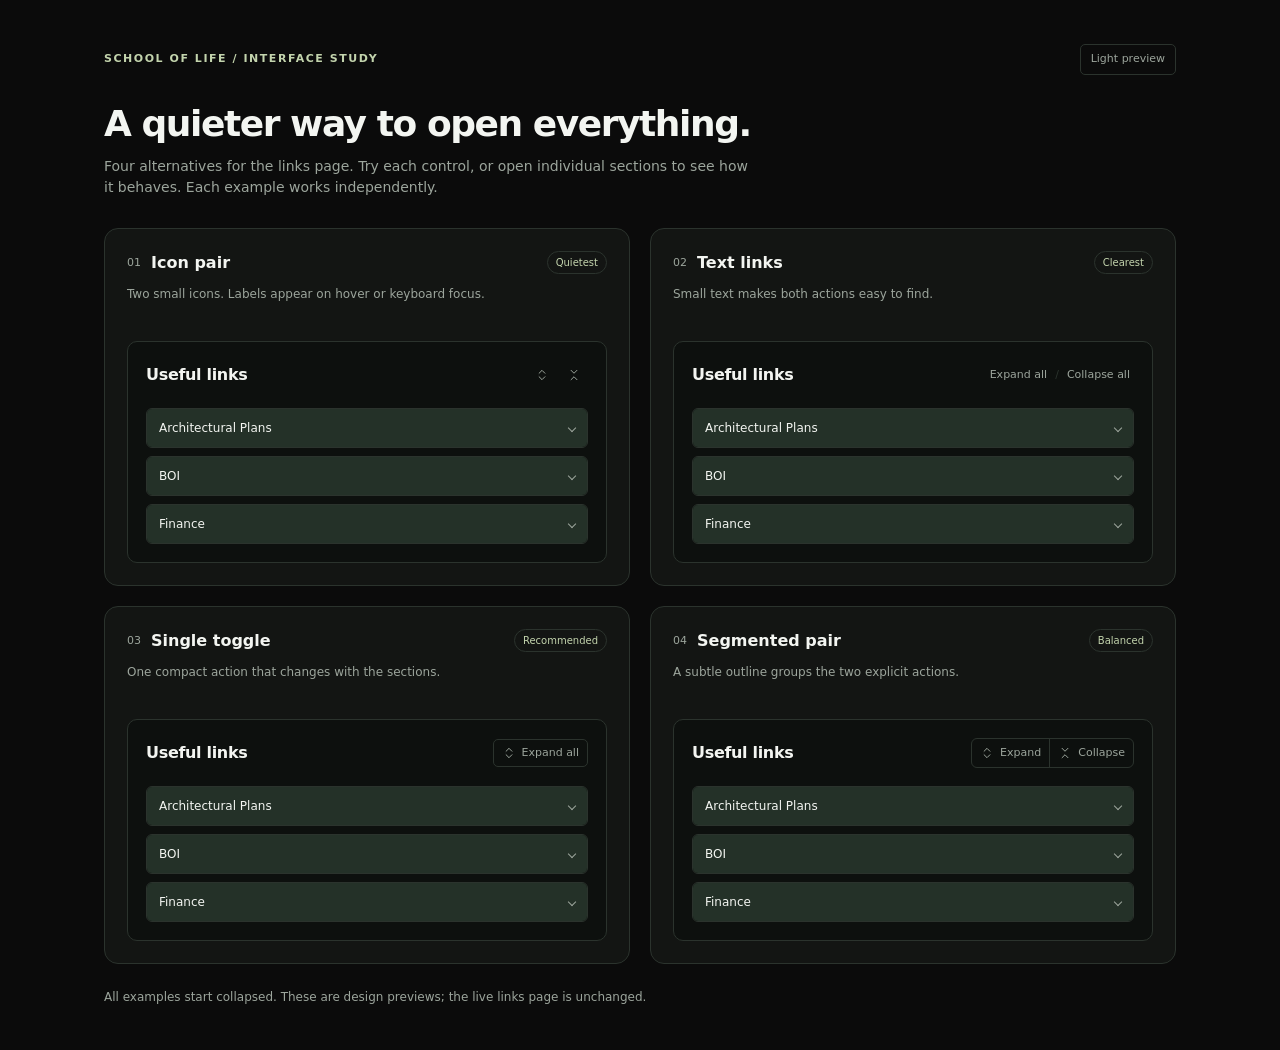
<file: demos/section-controls.html>
<!doctype html>
<html lang="en">
<head>
<meta charset="utf-8">
<meta name="viewport" content="width=device-width, initial-scale=1">
<meta name="robots" content="noindex, nofollow">
<title>Section controls — design options</title>
<style>
:root { color-scheme: dark; --page:#0b0b0b; --card:#131513; --preview:#0d100e; --text:#f3f5f1; --muted:#9ca59c; --border:#2b332d; --section:#243128; --hover:#304135; --accent:#c3d4ad; }
* { box-sizing:border-box; }
body { margin:0; background:var(--page); color:var(--text); font:14px/1.5 system-ui,sans-serif; }
body.light { color-scheme:light; --page:#f5f6f2; --card:#fff; --preview:#fafbf8; --text:#242b24; --muted:#657060; --border:#dce2d7; --section:#edf3ee; --hover:#e2ebe4; --accent:#476139; }
main { max-width:1120px; margin:auto; padding:44px 24px; }
.topline { display:flex; align-items:center; justify-content:space-between; gap:16px; margin-bottom:28px; }
.eyebrow { color:var(--accent); font-size:11px; font-weight:650; letter-spacing:.14em; text-transform:uppercase; }
h1 { font-size:clamp(26px,4vw,36px); letter-spacing:-.04em; line-height:1.15; margin:0 0 12px; }
.intro { color:var(--muted); max-width:650px; margin:0 0 30px; }
.grid { display:grid; grid-template-columns:repeat(2,minmax(0,1fr)); gap:20px; align-items:start; }
.demo { min-width:0; border:1px solid var(--border); border-radius:14px; background:var(--card); padding:22px; }
.option-header, .option-header>div { display:flex; align-items:center; gap:10px; }
.option-header { justify-content:space-between; }
.number { color:var(--muted); font-size:11px; font-variant-numeric:tabular-nums; }
h2 { font-size:16px; margin:0; font-weight:600; }
.badge { color:var(--accent); font-size:10px; border:1px solid var(--border); border-radius:20px; padding:3px 8px; white-space:nowrap; }
.description { color:var(--muted); font-size:12px; margin:10px 0 20px; min-height:36px; }
.preview { background:var(--preview); padding:18px; border:1px solid var(--border); border-radius:10px; }
.preview-heading { display:flex; align-items:center; justify-content:space-between; flex-wrap:wrap; gap:12px; margin-bottom:18px; min-height:30px; }
h3 { font-size:16px; letter-spacing:-.02em; margin:0; }
.controls { display:flex; align-items:center; gap:4px; }
button { font:inherit; cursor:pointer; color:var(--muted); border:0; background:transparent; display:inline-flex; justify-content:center; align-items:center; gap:6px; min-height:28px; border-radius:5px; padding:4px 8px; font-size:11px; }
button:hover { color:var(--text); background:var(--hover); }
button:focus-visible, summary:focus-visible { outline:2px solid var(--accent); outline-offset:3px; }
.icon-button { width:28px; padding:0; position:relative; }
.icon-button::after { content:attr(aria-label); position:absolute; bottom:calc(100% + 8px); right:0; color:var(--text); background:var(--card); border:1px solid var(--border); border-radius:5px; padding:4px 8px; white-space:nowrap; opacity:0; pointer-events:none; z-index:1; }
.icon-button:hover::after, .icon-button:focus-visible::after { opacity:1; }
.text-button { padding:4px; }
.divider { color:var(--border); font-size:11px; }
.toggle-button { border:1px solid var(--border); padding:4px 8px; }
.segmented { display:flex; border:1px solid var(--border); border-radius:6px; }
.segmented button { border-radius:0; }
.segmented button+button { border-left:1px solid var(--border); }
.segmented button:first-child { border-radius:5px 0 0 5px; }
.segmented button:last-child { border-radius:0 5px 5px 0; }
.sections { display:grid; gap:8px; }
details { border:1px solid var(--border); border-radius:6px; overflow:hidden; }
summary { display:flex; justify-content:space-between; align-items:center; padding:10px 12px; background:var(--section); cursor:pointer; list-style:none; font-size:12px; }
summary::-webkit-details-marker { display:none; }
summary::after { content:''; width:5px; height:5px; border-right:1px solid var(--muted); border-bottom:1px solid var(--muted); transform:rotate(45deg); margin-left:10px; }
details[open] summary::after { transform:rotate(225deg); }
ul { list-style:none; margin:0; padding:8px 12px; }
li { color:var(--muted); padding:7px 0; font-size:11px; }
.theme-button { border:1px solid var(--border); padding:6px 10px; }
footer { color:var(--muted); margin-top:24px; font-size:12px; }
@media(max-width:760px) { .grid { grid-template-columns:minmax(0,1fr); } main { padding:24px 16px; } .demo { padding:18px; } .description { min-height:0; } }
</style>
</head>
<body>
<main>
<div class="topline"><span class="eyebrow">School of Life / Interface study</span><button class="theme-button" type="button" id="theme" aria-pressed="false">Light preview</button></div>
<h1>A quieter way to open everything.</h1>
<p class="intro">Four alternatives for the links page. Try each control, or open individual sections to see how it behaves. Each example works independently.</p>
<div class="grid"><article class="demo" aria-labelledby="option-01">
  <header class="option-header"><div><span class="number">01</span><h2 id="option-01">Icon pair</h2></div><span class="badge">Quietest</span></header>
  <p class="description">Two small icons. Labels appear on hover or keyboard focus.</p>
  <div class="preview"><div class="preview-heading"><h3>Useful links</h3><div class="controls" role="group" aria-label="Icon pair section controls"><button type="button" class="icon-button" data-action="expand" aria-label="Expand all sections" title="Expand all sections"><svg width="14" height="14" viewBox="0 0 24 24" fill="none" stroke="currentColor" stroke-width="1.7" stroke-linecap="round" stroke-linejoin="round" aria-hidden="true"><path d="m7 15 5 5 5-5"/><path d="m7 9 5-5 5 5"/></svg></button><button type="button" class="icon-button" data-action="collapse" aria-label="Collapse all sections" title="Collapse all sections"><svg width="14" height="14" viewBox="0 0 24 24" fill="none" stroke="currentColor" stroke-width="1.7" stroke-linecap="round" stroke-linejoin="round" aria-hidden="true"><path d="m7 4 5 5 5-5"/><path d="m7 20 5-5 5 5"/></svg></button></div></div><div class="sections">
  <details><summary>Architectural Plans</summary><ul><li>3D Images</li><li>Colored Layout</li><li>Drawings</li></ul></details>
  <details><summary>BOI</summary><ul><li>BOI Presentation</li><li>BOI Spreadsheet</li></ul></details>
  <details><summary>Finance</summary><ul><li>Financial Plan Spreadsheet</li><li>Financial Plan App</li></ul></details>
</div></div>
</article>
<article class="demo" aria-labelledby="option-02">
  <header class="option-header"><div><span class="number">02</span><h2 id="option-02">Text links</h2></div><span class="badge">Clearest</span></header>
  <p class="description">Small text makes both actions easy to find.</p>
  <div class="preview"><div class="preview-heading"><h3>Useful links</h3><div class="controls" role="group" aria-label="Text links section controls"><button type="button" class="text-button" data-action="expand">Expand all</button><span class="divider" aria-hidden="true">/</span><button type="button" class="text-button" data-action="collapse">Collapse all</button></div></div><div class="sections">
  <details><summary>Architectural Plans</summary><ul><li>3D Images</li><li>Colored Layout</li><li>Drawings</li></ul></details>
  <details><summary>BOI</summary><ul><li>BOI Presentation</li><li>BOI Spreadsheet</li></ul></details>
  <details><summary>Finance</summary><ul><li>Financial Plan Spreadsheet</li><li>Financial Plan App</li></ul></details>
</div></div>
</article>
<article class="demo" aria-labelledby="option-03">
  <header class="option-header"><div><span class="number">03</span><h2 id="option-03">Single toggle</h2></div><span class="badge">Recommended</span></header>
  <p class="description">One compact action that changes with the sections.</p>
  <div class="preview"><div class="preview-heading"><h3>Useful links</h3><div class="controls" role="group" aria-label="Single toggle section controls"><button type="button" class="toggle-button" data-action="toggle"><svg width="14" height="14" viewBox="0 0 24 24" fill="none" stroke="currentColor" stroke-width="1.7" stroke-linecap="round" stroke-linejoin="round" aria-hidden="true"><path d="m7 15 5 5 5-5"/><path d="m7 9 5-5 5 5"/></svg><span>Expand all</span></button></div></div><div class="sections">
  <details><summary>Architectural Plans</summary><ul><li>3D Images</li><li>Colored Layout</li><li>Drawings</li></ul></details>
  <details><summary>BOI</summary><ul><li>BOI Presentation</li><li>BOI Spreadsheet</li></ul></details>
  <details><summary>Finance</summary><ul><li>Financial Plan Spreadsheet</li><li>Financial Plan App</li></ul></details>
</div></div>
</article>
<article class="demo" aria-labelledby="option-04">
  <header class="option-header"><div><span class="number">04</span><h2 id="option-04">Segmented pair</h2></div><span class="badge">Balanced</span></header>
  <p class="description">A subtle outline groups the two explicit actions.</p>
  <div class="preview"><div class="preview-heading"><h3>Useful links</h3><div class="controls" role="group" aria-label="Segmented pair section controls"><div class="segmented"><button type="button" class="" data-action="expand" aria-label="Expand all sections" title="Expand all sections"><svg width="14" height="14" viewBox="0 0 24 24" fill="none" stroke="currentColor" stroke-width="1.7" stroke-linecap="round" stroke-linejoin="round" aria-hidden="true"><path d="m7 15 5 5 5-5"/><path d="m7 9 5-5 5 5"/></svg><span>Expand</span></button><button type="button" class="" data-action="collapse" aria-label="Collapse all sections" title="Collapse all sections"><svg width="14" height="14" viewBox="0 0 24 24" fill="none" stroke="currentColor" stroke-width="1.7" stroke-linecap="round" stroke-linejoin="round" aria-hidden="true"><path d="m7 4 5 5 5-5"/><path d="m7 20 5-5 5 5"/></svg><span>Collapse</span></button></div></div></div><div class="sections">
  <details><summary>Architectural Plans</summary><ul><li>3D Images</li><li>Colored Layout</li><li>Drawings</li></ul></details>
  <details><summary>BOI</summary><ul><li>BOI Presentation</li><li>BOI Spreadsheet</li></ul></details>
  <details><summary>Finance</summary><ul><li>Financial Plan Spreadsheet</li><li>Financial Plan App</li></ul></details>
</div></div>
</article></div>
<footer>All examples start collapsed. These are design previews; the live links page is unchanged.</footer>
</main>
<script>
const expandIcon = '<svg width="14" height="14" viewBox="0 0 24 24" fill="none" stroke="currentColor" stroke-width="1.7" stroke-linecap="round" stroke-linejoin="round" aria-hidden="true"><path d="m7 15 5 5 5-5"/><path d="m7 9 5-5 5 5"/></svg>';
const collapseIcon = '<svg width="14" height="14" viewBox="0 0 24 24" fill="none" stroke="currentColor" stroke-width="1.7" stroke-linecap="round" stroke-linejoin="round" aria-hidden="true"><path d="m7 4 5 5 5-5"/><path d="m7 20 5-5 5 5"/></svg>';
for (const demo of document.querySelectorAll('.demo')) {
  const sections = [...demo.querySelectorAll('details')];
  const toggle = demo.querySelector('[data-action="toggle"]');
  const syncToggle = () => {
    if (!toggle) return;
    const allOpen = sections.every(section => section.open);
    toggle.innerHTML = (allOpen ? collapseIcon : expandIcon) + '<span>' + (allOpen ? 'Collapse all' : 'Expand all') + '</span>';
    toggle.setAttribute('aria-label', allOpen ? 'Collapse all sections' : 'Expand all sections');
  };
  for (const button of demo.querySelectorAll('[data-action]')) {
    button.addEventListener('click', () => {
      const action = button.dataset.action;
      const shouldOpen = action === 'expand' || (action === 'toggle' && !sections.every(section => section.open));
      sections.forEach(section => { section.open = shouldOpen; });
      syncToggle();
    });
  }
  sections.forEach(section => section.addEventListener('toggle', syncToggle));
  syncToggle();
}
const theme = document.querySelector('#theme');
theme.addEventListener('click', () => {
  const light = document.body.classList.toggle('light');
  theme.textContent = light ? 'Dark preview' : 'Light preview';
  theme.setAttribute('aria-pressed', String(light));
});
</script>
</body>
</html>
</file>
<file: css/style.css>
/* ===== School of Life — stylesheet ===== */

:root {
  --forest: #2b3a2f;
  --forest-dark: #1c2721;
  --sage: #7c9070;
  --sage-light: #a9bb9d;
  --sand: #f3ede2;
  --sand-dark: #e7dcc7;
  --terracotta: #c17552;
  --terracotta-dark: #a75f3f;
  --cream: #fbf8f2;
  --ink: #2a2620;
  --ink-soft: #5c564b;
  --max-width: 1180px;

  --font-display: "Fraunces", Georgia, serif;
  --font-body: "Inter", -apple-system, BlinkMacSystemFont, "Segoe UI", sans-serif;
}

* { box-sizing: border-box; }

html { scroll-behavior: smooth; }

a:focus-visible,
button:focus-visible {
  outline: 2px solid var(--terracotta);
  outline-offset: 3px;
  border-radius: 4px;
}

body {
  margin: 0;
  font-family: var(--font-body);
  color: var(--ink);
  background: var(--cream);
  line-height: 1.65;
  -webkit-font-smoothing: antialiased;
}

img { max-width: 100%; display: block; }

a { color: inherit; text-decoration: none; }

.container {
  max-width: var(--max-width);
  margin: 0 auto;
  padding: 0 28px;
}

h1, h2, h3, h4 {
  font-family: var(--font-display);
  font-weight: 600;
  line-height: 1.15;
  margin: 0 0 0.5em;
  color: var(--forest-dark);
}

.eyebrow {
  display: inline-block;
  font-size: 0.78rem;
  letter-spacing: 0.18em;
  text-transform: uppercase;
  color: var(--terracotta-dark);
  font-weight: 600;
  margin-bottom: 14px;
}
.eyebrow a { color: inherit; text-decoration: underline; text-underline-offset: 3px; opacity: 0.85; }
.eyebrow a:hover { opacity: 1; }

.section {
  padding: 110px 0;
  position: relative;
}

.section--tight { padding: 80px 0; }

.section--dark {
  background: var(--forest);
  color: var(--sand);
}

.section--dark h2, .section--dark h3, .section--dark h4 { color: var(--cream); }

.section--sand { background: var(--sand); }

.section-head {
  max-width: 680px;
  margin: 0 auto 56px;
  text-align: center;
}

.section-head p { color: var(--ink-soft); font-size: 1.08rem; }
.section--dark .section-head p { color: var(--sage-light); }

.section-image {
  border-radius: 18px;
  overflow: hidden;
  margin-bottom: 48px;
}
.section-image img {
  width: 100%;
  aspect-ratio: 21/9;
  object-fit: cover;
  display: block;
}

.lede {
  font-size: 1.2rem;
  color: var(--ink-soft);
}

/* ---------- Buttons ---------- */
.btn {
  display: inline-flex;
  align-items: center;
  gap: 8px;
  padding: 15px 30px;
  border-radius: 999px;
  font-weight: 600;
  font-size: 0.95rem;
  letter-spacing: 0.02em;
  transition: transform 0.2s ease, box-shadow 0.2s ease, background 0.2s ease;
  border: 1px solid transparent;
  cursor: pointer;
}

.btn:hover { transform: translateY(-2px); }

.btn--primary {
  background: var(--terracotta);
  color: var(--cream);
  box-shadow: 0 8px 24px rgba(193, 117, 82, 0.35);
}
.btn--primary:hover { background: var(--terracotta-dark); }

.btn--ghost {
  background: transparent;
  color: inherit;
  border-color: currentColor;
  opacity: 0.9;
}
.btn--ghost:hover { opacity: 1; background: rgba(255,255,255,0.08); }

.btn--light {
  background: var(--cream);
  color: var(--forest-dark);
}
.btn--light:hover { background: #fff; }

/* ---------- Nav ---------- */
.nav {
  position: fixed;
  top: 0; left: 0; right: 0;
  z-index: 100;
  padding: 20px 0;
  transition: background 0.35s ease, padding 0.35s ease, box-shadow 0.35s ease;
}

.nav.is-scrolled {
  background: rgba(251, 248, 242, 0.92);
  backdrop-filter: blur(8px);
  padding: 12px 0;
  box-shadow: 0 4px 20px rgba(0,0,0,0.06);
}

.nav .container {
  display: flex;
  align-items: center;
  justify-content: space-between;
}

.brand {
  display: flex;
  align-items: center;
  background: var(--cream);
  padding: 6px 14px;
  border-radius: 14px;
  box-shadow: 0 4px 14px rgba(0,0,0,0.12);
}

.brand img {
  height: 40px;
  width: auto;
  display: block;
}

.nav-links {
  display: flex;
  gap: 34px;
  align-items: center;
  font-size: 0.94rem;
  font-weight: 500;
}

.nav-links a { position: relative; color: var(--sand); opacity: 0.85; transition: opacity 0.2s ease; }
.nav-links a:hover { opacity: 1; }
.nav.is-scrolled .nav-links a { color: var(--ink); }
.nav-links a.is-active { opacity: 1; }
.nav-links a.is-active::after {
  content: "";
  position: absolute;
  left: 0; right: 0; bottom: -6px;
  height: 2px;
  background: currentColor;
}
.nav-links a.btn.is-active::after { display: none; }

.nav-links .btn { padding: 10px 22px; font-size: 0.88rem; }

.nav-toggle {
  display: none;
  background: none;
  border: none;
  cursor: pointer;
  padding: 6px;
}
.nav-toggle span {
  display: block;
  width: 24px;
  height: 2px;
  background: var(--sand);
  margin: 5px 0;
  transition: transform 0.3s cubic-bezier(.4,0,.2,1), opacity 0.2s ease, background 0.25s ease;
}
.nav.is-scrolled .nav-toggle span { background: var(--ink); }
.nav-toggle.is-active span:nth-child(1) { transform: translateY(12px) rotate(45deg); }
.nav-toggle.is-active span:nth-child(2) { opacity: 0; transform: scaleX(0); }
.nav-toggle.is-active span:nth-child(3) { transform: translateY(-12px) rotate(-45deg); }

.nav-overlay {
  position: fixed;
  inset: 0;
  background: rgba(20,26,20,0.5);
  opacity: 0;
  pointer-events: none;
  transition: opacity 0.35s ease;
  z-index: 99;
}
.nav-overlay.is-open { opacity: 1; pointer-events: auto; }

/* ---------- Hero ---------- */
.hero {
  min-height: 100vh;
  display: flex;
  align-items: center;
  position: relative;
  color: var(--cream);
  background: linear-gradient(180deg, rgba(20,26,20,0.55), rgba(20,26,20,0.75)), url("../images/hero.jpg") center/cover no-repeat;
}

.hero .container {
  position: relative;
  z-index: 2;
  padding-top: 120px;
}

.hero-content { max-width: 720px; }

.hero .eyebrow { color: var(--sage-light); }

.hero h1 {
  font-size: clamp(2.6rem, 5.6vw, 4.4rem);
  color: #fff;
  margin-bottom: 0.35em;
}

.hero h1 em {
  font-style: normal;
  color: var(--sage-light);
}

.hero p.lede {
  color: rgba(255,255,255,0.88);
  max-width: 560px;
  margin-bottom: 40px;
}

.hero-actions { display: flex; gap: 16px; flex-wrap: wrap; }

.scroll-cue {
  position: absolute;
  bottom: 34px;
  left: 50%;
  transform: translateX(-50%);
  color: rgba(255,255,255,0.75);
  font-size: 0.78rem;
  letter-spacing: 0.14em;
  text-transform: uppercase;
  display: flex;
  flex-direction: column;
  align-items: center;
  gap: 8px;
  z-index: 2;
}
.scroll-cue::after {
  content: "";
  width: 1px;
  height: 34px;
  background: rgba(255,255,255,0.6);
  animation: pulse-line 2s ease-in-out infinite;
}
@keyframes pulse-line {
  0%, 100% { opacity: 0.3; transform: scaleY(0.6); transform-origin: top; }
  50% { opacity: 1; transform: scaleY(1); transform-origin: top; }
}

/* ---------- Stats strip ---------- */
.stats {
  background: var(--forest-dark);
  color: var(--cream);
  padding: 46px 0;
}
.stats-label {
  display: block;
  text-align: center;
  font-size: 0.78rem;
  letter-spacing: 0.18em;
  text-transform: uppercase;
  font-weight: 600;
  color: var(--sage-light);
  margin-bottom: 20px;
}
.stats-grid {
  display: grid;
  grid-template-columns: repeat(4, 1fr);
  gap: 24px;
  text-align: center;
}
.stat b {
  font-family: var(--font-display);
  display: block;
  font-size: 2.1rem;
  color: var(--sage-light);
}
.stat span {
  font-size: 0.85rem;
  color: rgba(251,248,242,0.75);
  letter-spacing: 0.02em;
}

/* ---------- Reveal on scroll ---------- */
.reveal {
  opacity: 0;
  transform: translateY(24px);
  transition: opacity 0.7s ease, transform 0.7s ease;
}
.reveal.is-visible {
  opacity: 1;
  transform: translateY(0);
}

/* ---------- Vision quote ---------- */
.quote-block {
  text-align: center;
  max-width: 820px;
  margin: 0 auto;
}
.quote-block blockquote {
  font-family: var(--font-display);
  font-size: clamp(1.5rem, 3vw, 2.2rem);
  line-height: 1.4;
  margin: 0 0 24px;
  color: var(--forest-dark);
}
.section--dark .quote-block blockquote { color: var(--cream); }
.quote-block cite {
  font-style: normal;
  font-size: 0.9rem;
  letter-spacing: 0.06em;
  text-transform: uppercase;
  color: var(--terracotta);
}

/* ---------- Two column ---------- */
.split {
  display: grid;
  grid-template-columns: 1fr 1fr;
  gap: 64px;
  align-items: center;
}
.split.split--reverse .split-media { order: 2; }
.split-media img {
  border-radius: 18px;
  width: 100%;
  height: 100%;
  object-fit: cover;
  aspect-ratio: 4/5;
}
.split-body h3 { font-size: 1.9rem; }
.split-body ul { padding-left: 0; list-style: none; margin: 24px 0 0; }
.split-body ul li {
  padding-left: 30px;
  position: relative;
  margin-bottom: 14px;
  color: var(--ink-soft);
}
.split-body ul li::before {
  content: "";
  position: absolute;
  left: 0; top: 8px;
  width: 8px; height: 8px;
  border-radius: 50%;
  background: var(--terracotta);
}

/* ---------- Pillars grid (the resolution) ---------- */
.pillars {
  display: grid;
  grid-template-columns: repeat(3, 1fr);
  gap: 26px;
}
.pillar {
  background: var(--forest-dark);
  border: 1px solid rgba(169,187,157,0.18);
  border-radius: 16px;
  padding: 32px 26px;
  text-align: center;
}
.pillar .num {
  font-family: var(--font-display);
  color: var(--terracotta);
  font-size: 1rem;
  margin-bottom: 10px;
  display: block;
}
.pillar h4 { margin-bottom: 8px; font-size: 1.15rem; }
.pillar p { color: var(--sage-light); font-size: 0.94rem; margin: 0; }

/* ---------- Cards grid (experience / day in the life) ---------- */
.cards {
  display: grid;
  grid-template-columns: repeat(4, 1fr);
  gap: 22px;
}
.card {
  background: #fff;
  border-radius: 16px;
  padding: 30px 24px;
  box-shadow: 0 10px 30px rgba(43,58,47,0.06);
  border: 1px solid rgba(43,58,47,0.06);
}
.card .icon {
  width: 44px; height: 44px;
  border-radius: 12px;
  background: var(--sand-dark);
  display: flex; align-items: center; justify-content: center;
  margin-bottom: 18px;
  font-size: 1.3rem;
}
.card h4 { font-size: 1.05rem; margin-bottom: 8px; }
.card p { color: var(--ink-soft); font-size: 0.92rem; margin: 0; }

/* ---------- Facility feature list ---------- */
.feature-row {
  display: grid;
  grid-template-columns: repeat(3, 1fr);
  gap: 30px;
  margin-top: 56px;
}
.feature-row .feature h4 {
  font-size: 1.05rem;
  display: flex;
  align-items: center;
  gap: 10px;
}
.feature-row .feature h4 .tag {
  font-family: var(--font-display);
  color: var(--terracotta);
}
.feature-row .feature p { color: var(--ink-soft); margin: 0; font-size: 0.94rem; }

/* ---------- Team ---------- */
.team-grid {
  display: grid;
  grid-template-columns: repeat(4, 1fr);
  gap: 28px;
}
.team-card {
  text-align: center;
}
.team-avatar {
  width: 96px; height: 96px;
  border-radius: 50%;
  margin: 0 auto 18px;
  background: linear-gradient(135deg, var(--sage), var(--forest));
  object-fit: cover;
  border: 3px solid var(--sand-dark);
}
.team-card h4 { margin-bottom: 2px; font-size: 1.05rem; }
.team-card .role {
  display: block;
  font-size: 0.82rem;
  color: var(--terracotta-dark);
  font-weight: 600;
  letter-spacing: 0.03em;
  text-transform: uppercase;
  margin-bottom: 12px;
}
.team-card p { font-size: 0.9rem; color: var(--ink-soft); }

/* ---------- CTA ---------- */
.cta {
  background: linear-gradient(180deg, rgba(20,26,20,0.72), rgba(20,26,20,0.85)), url("../images/cta.jpg") center/cover no-repeat;
  color: var(--cream);
  text-align: center;
  padding: 130px 0;
}
.cta h2 { color: #fff; font-size: clamp(2rem, 4vw, 3rem); }
.cta p { color: rgba(255,255,255,0.85); max-width: 560px; margin: 0 auto 36px; font-size: 1.1rem; }
.cta-actions { display: flex; gap: 16px; justify-content: center; flex-wrap: wrap; }

/* ---------- Contact / footer ---------- */
.contact {
  padding: 100px 0 60px;
}

.contact-info { display: grid; gap: 26px; align-content: start; }
.contact-info--centered {
  justify-items: center;
  text-align: center;
  gap: 36px;
}
.contact-info-item h4 { font-size: 1rem; margin-bottom: 6px; }
.contact-info-item p, .contact-info-item a { color: var(--ink-soft); font-size: 0.95rem; }
.contact-info-item a:hover { color: var(--terracotta-dark); }

.social-row { display: flex; gap: 14px; margin-top: 6px; }
.social-row a {
  width: 38px; height: 38px;
  border-radius: 50%;
  border: 1px solid var(--sand-dark);
  display: flex; align-items: center; justify-content: center;
  font-size: 0.85rem;
  color: var(--forest-dark);
}
.social-row a:hover { background: var(--forest-dark); color: var(--cream); }

footer {
  background: var(--forest-dark);
  color: rgba(251,248,242,0.65);
  padding: 30px 0;
  font-size: 0.85rem;
}
footer .container {
  display: flex;
  justify-content: space-between;
  align-items: center;
  flex-wrap: wrap;
  gap: 12px;
}
footer a { color: inherit; text-decoration: underline; text-underline-offset: 2px; }
footer a:hover { color: var(--cream); }

/* ---------- Generic page header (non-hero pages) ---------- */
.page-header {
  background: var(--forest);
  color: var(--sand);
  text-align: center;
  padding: 160px 0 60px;
}
.page-header .eyebrow { color: var(--sage-light); }
.page-header h1 { color: #fff; font-size: clamp(2.4rem, 5vw, 3.6rem); margin: 0 0 16px; }
.page-header .lede { color: rgba(255,255,255,0.82); max-width: 560px; margin: 0 auto; }

/* ---------- Schedule page ---------- */
.schedule-calendar {
  background: #fff;
  border: 1px solid var(--sand-dark);
  border-radius: 20px;
  overflow: hidden;
  box-shadow: 0 20px 50px rgba(43,58,47,0.08);
}
.schedule-nav {
  display: flex;
  align-items: center;
  justify-content: space-between;
  padding: 20px 24px;
  border-bottom: 1px solid var(--sand-dark);
}
.schedule-nav button {
  background: none;
  border: none;
  font-size: 1.3rem;
  cursor: pointer;
  color: var(--ink-soft);
  padding: 4px 14px;
  border-radius: 8px;
  transition: background 0.2s ease, color 0.2s ease;
}
.schedule-nav button:hover { background: var(--sand); color: var(--ink); }
.schedule-nav h3 { font-family: var(--font-display); font-size: 1.3rem; margin: 0; min-width: 160px; text-align: center; }

.schedule-weekdays {
  display: grid;
  grid-template-columns: repeat(7, 1fr);
  border-bottom: 1px solid var(--sand-dark);
}
.schedule-weekdays span {
  text-align: center;
  padding: 12px 4px;
  font-size: 0.72rem;
  font-weight: 600;
  letter-spacing: 0.06em;
  text-transform: uppercase;
  color: var(--ink-soft);
}

.schedule-grid { display: grid; grid-template-columns: repeat(7, 1fr); }
.schedule-day {
  min-height: 96px;
  padding: 8px;
  border-bottom: 1px solid var(--sand-dark);
  border-right: 1px solid var(--sand-dark);
}
.schedule-day:nth-child(7n) { border-right: none; }
.schedule-day.is-empty { background: var(--sand); }
.schedule-day .date-num {
  display: inline-flex;
  align-items: center;
  justify-content: center;
  width: 26px; height: 26px;
  border-radius: 50%;
  font-size: 0.85rem;
  font-weight: 600;
  color: var(--ink);
}
.schedule-day.is-today .date-num { background: var(--terracotta); color: #fff; }

.schedule-event {
  display: block;
  margin-top: 6px;
  padding: 4px 6px;
  border-radius: 6px;
  font-size: 0.72rem;
  line-height: 1.3;
  overflow: hidden;
  text-overflow: ellipsis;
  white-space: nowrap;
}
.schedule-event .title { display: block; font-weight: 600; overflow: hidden; text-overflow: ellipsis; white-space: nowrap; }
.schedule-event .time { display: block; opacity: 0.75; font-size: 0.66rem; }
.schedule-event.chip-0 { background: var(--sage-light); color: var(--forest-dark); }
.schedule-event.chip-1 { background: rgba(196,117,82,0.18); color: var(--terracotta-dark); }
.schedule-event.chip-2 { background: rgba(124,144,112,0.22); color: var(--forest-dark); }
.schedule-more { margin-top: 4px; font-size: 0.68rem; color: var(--ink-soft); }

.schedule-state {
  grid-column: 1 / -1;
  text-align: center;
  padding: 70px 20px;
  color: var(--ink-soft);
}
.schedule-state .spinner {
  width: 28px; height: 28px;
  border: 3px solid var(--sand-dark);
  border-top-color: var(--terracotta);
  border-radius: 50%;
  margin: 0 auto 14px;
  animation: spin 0.8s linear infinite;
}
@keyframes spin { to { transform: rotate(360deg); } }

.schedule-note { text-align: center; color: var(--ink-soft); font-size: 0.9rem; margin-top: 24px; }
.schedule-note a { color: var(--terracotta-dark); text-decoration: underline; text-underline-offset: 2px; }

/* ---------- Retreats page ---------- */
.retreat-hero {
  min-height: 78vh;
  display: flex;
  align-items: center;
  justify-content: center;
  text-align: center;
  position: relative;
  color: var(--cream);
  background: linear-gradient(180deg, rgba(20,26,20,0.45), rgba(20,26,20,0.75)), url("../images/retreats/retreat-hero.jpg") center/cover no-repeat;
}
.retreat-hero .container {
  position: relative;
  z-index: 2;
  padding-top: 110px;
  display: flex;
  flex-direction: column;
  align-items: center;
}
.retreat-hero .kicker {
  font-style: italic;
  color: rgba(255,255,255,0.9);
  font-size: 1.05rem;
  margin-bottom: 14px;
}
.retreat-hero h1 {
  font-size: clamp(2.4rem, 6vw, 4.2rem);
  letter-spacing: 0.1em;
  text-transform: uppercase;
  color: #fff;
  margin-bottom: 26px;
}

.badge-pill {
  display: inline-flex;
  align-items: center;
  gap: 10px;
  background: rgba(0,0,0,0.45);
  backdrop-filter: blur(6px);
  color: #fff;
  padding: 10px 22px;
  border-radius: 999px;
  border: 1px solid rgba(255,255,255,0.25);
  font-weight: 600;
  font-size: 0.92rem;
  margin-bottom: 30px;
}
.badge-pill .dot {
  width: 8px; height: 8px;
  border-radius: 50%;
  background: var(--terracotta);
  display: inline-block;
}

.retreat-card {
  background: #fff;
  border: 1px solid var(--sand-dark);
  border-radius: 24px;
  padding: 44px;
  box-shadow: 0 20px 50px rgba(43,58,47,0.08);
}
.retreat-card .retreat-quote {
  font-size: 1.25rem;
  font-weight: 500;
  color: var(--forest-dark);
  margin-bottom: 18px;
}
.retreat-features {
  display: grid;
  grid-template-columns: 1fr 1fr;
  gap: 22px;
  margin: 34px 0;
}
.retreat-features .feature-item { display: flex; gap: 14px; }
.retreat-features .dot-icon {
  width: 8px; height: 8px;
  border-radius: 50%;
  background: var(--terracotta);
  margin-top: 8px;
  flex-shrink: 0;
}
.retreat-features h4 { font-size: 1rem; margin-bottom: 4px; }
.retreat-features p { font-size: 0.9rem; color: var(--ink-soft); margin: 0; }

.retreat-schedule {
  display: flex;
  justify-content: space-between;
  align-items: center;
  flex-wrap: wrap;
  gap: 20px;
  padding-top: 28px;
  border-top: 1px solid var(--sand-dark);
}
.retreat-schedule .when b {
  display: block;
  color: var(--terracotta-dark);
  font-family: var(--font-display);
  font-size: 1.15rem;
}
.retreat-schedule .when span { color: var(--ink-soft); font-size: 0.92rem; }

.nutshell-grid {
  display: grid;
  grid-template-columns: repeat(3, 1fr);
  gap: 16px;
}
.nutshell-item {
  display: flex;
  align-items: center;
  gap: 12px;
  background: #fff;
  border: 1px solid var(--sand-dark);
  border-radius: 14px;
  padding: 16px 18px;
  font-size: 0.92rem;
  font-weight: 500;
  color: var(--forest-dark);
}
.nutshell-item .dot-icon {
  width: 8px; height: 8px;
  border-radius: 50%;
  background: var(--terracotta);
  flex-shrink: 0;
}

.whatsapp-line {
  display: inline-flex;
  align-items: center;
  gap: 12px;
  font-family: var(--font-display);
  font-size: 1.5rem;
  font-weight: 600;
  color: var(--terracotta-dark);
}

/* ================= Responsive ================= */
@media (max-width: 980px) {
  .split { grid-template-columns: 1fr; gap: 36px; }
  .split.split--reverse .split-media { order: 0; }
  .split-media img { aspect-ratio: 16/10; }
  .section-image img { aspect-ratio: 16/10; }
  .cards { grid-template-columns: repeat(2, 1fr); }
  .pillars { grid-template-columns: repeat(3, 1fr); }
  .team-grid { grid-template-columns: repeat(2, 1fr); }
  .feature-row { grid-template-columns: repeat(2, 1fr); }
  .stats-grid { grid-template-columns: repeat(2, 1fr); }
  .retreat-features { grid-template-columns: 1fr; }
  .nutshell-grid { grid-template-columns: repeat(2, 1fr); }
}

@media (max-width: 720px) {
  .section { padding: 76px 0; }
  .nav-links {
    position: fixed;
    top: 0; right: 0;
    height: 100vh;
    width: min(78vw, 320px);
    background: var(--forest-dark);
    flex-direction: column;
    justify-content: center;
    align-items: flex-start;
    padding: 40px;
    transform: translateX(100%);
    box-shadow: -10px 0 40px rgba(0,0,0,0.25);
    transition: transform 0.4s cubic-bezier(.4,0,.2,1);
  }
  .nav-links.is-open { transform: translateX(0); }
  .nav-links a {
    color: var(--sand);
    opacity: 0;
    font-size: 1.1rem;
    transform: translateX(14px);
    transition: opacity 0.35s ease, transform 0.35s ease;
  }
  .nav-links.is-open a { opacity: 1; transform: translateX(0); }
  .nav-links.is-open a:nth-child(1) { transition-delay: 0.06s; }
  .nav-links.is-open a:nth-child(2) { transition-delay: 0.11s; }
  .nav-links.is-open a:nth-child(3) { transition-delay: 0.16s; }
  .nav-links.is-open a:nth-child(4) { transition-delay: 0.21s; }
  .nav-links.is-open a:nth-child(5) { transition-delay: 0.26s; }
  .nav-links.is-open a:nth-child(6) { transition-delay: 0.31s; }
  .nav-toggle { display: block; z-index: 110; }
  .pillars { grid-template-columns: repeat(2, 1fr); }
  .cards { grid-template-columns: 1fr 1fr; }
  .feature-row { grid-template-columns: 1fr; }
  .team-grid { grid-template-columns: 1fr 1fr; }
  .stats-grid { grid-template-columns: repeat(2, 1fr); }
  footer .container { flex-direction: column; text-align: center; }
  .retreat-card { padding: 28px; }
  .retreat-schedule { flex-direction: column; align-items: flex-start; }
  .nutshell-grid { grid-template-columns: 1fr; }
  .page-header { padding: 130px 0 44px; }
  .schedule-day { min-height: 64px; padding: 5px; }
  .schedule-nav { padding: 16px; }
  .schedule-nav h3 { font-size: 1.05rem; min-width: 120px; }
  .schedule-weekdays span { font-size: 0.62rem; padding: 8px 2px; }
  .schedule-event { padding: 2px 3px; font-size: 0.6rem; }
  .schedule-event .time { display: none; }
  .schedule-day .date-num { width: 20px; height: 20px; font-size: 0.72rem; }
}
</file>
<file: css/links.css>
.links-page {
  --links-background: #fff;
  --links-card: #fff;
  --links-text: #242424;
  --links-muted: #737373;
  --links-border: #e5e5e5;
  --links-accent: #4b6a3a;
  --links-section: #edf3ee;
  --links-hover: #e2ebe4;
  min-height: 100vh;
  display: flex;
  flex-direction: column;
  background: var(--links-background);
  color: var(--links-text);
}

.links-page.is-dark {
  color-scheme: dark;
  --links-background: #0b0b0b;
  --links-card: #181818;
  --links-text: #fafafa;
  --links-muted: #a3a3a3;
  --links-border: #333;
  --links-accent: #d9a441;
  --links-section: #243128;
  --links-hover: #2d3d32;
}

.links-header {
  display: flex;
  align-items: center;
  justify-content: space-between;
  gap: 16px;
  padding: 12px 24px;
  border-bottom: 1px solid var(--links-border);
}

.links-header .brand {
  box-shadow: none;
}

.theme-toggle {
  display: inline-flex;
  align-items: center;
  justify-content: center;
  width: 44px;
  height: 44px;
  border: 0;
  border-radius: 8px;
  background: transparent;
  color: var(--links-text);
  cursor: pointer;
}

.theme-toggle[hidden],
.theme-sun,
.is-dark .theme-moon {
  display: none;
}
.is-dark .theme-sun {
  display: block;
}
.theme-toggle:hover {
  background: var(--links-section);
}

.links-main {
  width: 100%;
  max-width: 960px;
  margin: 0 auto;
  padding: 40px 24px;
  flex: 1;
}

.links-main h1 {
  font-family: var(--font-body);
  color: var(--links-text);
  margin: 0;
}

.links-main h1 {
  font-size: 30px;
  font-weight: 700;
}
.links-heading {
  display: flex;
  align-items: center;
  justify-content: space-between;
  flex-wrap: wrap;
  gap: 16px;
}
.collection-toggle {
  display: inline-flex;
  align-items: center;
  justify-content: center;
  gap: 6px;
  min-height: 28px;
  padding: 4px 8px;
  border: 1px solid var(--links-border);
  border-radius: 5px;
  background: transparent;
  color: var(--links-muted);
  font: inherit;
  font-size: 11px;
  cursor: pointer;
}
.collection-toggle[hidden],
.collection-toggle .collapse-icon,
.collection-toggle[aria-expanded="true"] .expand-icon {
  display: none;
}
.collection-toggle[aria-expanded="true"] .collapse-icon {
  display: block;
}
.collection-toggle:hover {
  background: var(--links-section);
  color: var(--links-text);
}
.collection-toggle:focus-visible {
  outline: 2px solid var(--links-accent);
  outline-offset: 3px;
}
.resource-sections {
  display: grid;
  grid-template-columns: minmax(0, 1fr);
  align-items: start;
  gap: 12px;
  margin-top: 32px;
}
.resource-list {
  display: grid;
  gap: 12px;
  list-style: none;
  margin: 12px 0 0;
  padding: 0;
}
.resource-list li {
  min-width: 0;
}

.resource-link,
.resource-collection summary {
  display: flex;
  align-items: center;
  gap: 12px;
  padding: 12px 16px;
  border-radius: 8px;
  font-size: 14px;
  line-height: 1.4;
  font-weight: 500;
}

.resource-link {
  border: 1px solid var(--links-border);
  background: var(--links-card);
  transition:
    background 0.2s,
    border-color 0.2s;
}

.resource-name,
.resource-collection summary span {
  flex: 1;
  min-width: 0;
  overflow-wrap: anywhere;
}
.resource-link:hover {
  border-color: var(--links-accent);
  background: var(--links-section);
}
.resource-link:hover .resource-name {
  text-decoration: underline;
  text-underline-offset: 4px;
}
.resource-purpose {
  color: var(--links-accent);
  flex-shrink: 0;
}
.resource-type,
.collection-chevron {
  color: var(--links-muted);
  flex-shrink: 0;
}

.resource-collection {
  min-width: 0;
  border: 1px solid var(--links-border);
  border-radius: 8px;
  background: var(--links-card);
}

.resource-collection summary {
  list-style: none;
  cursor: pointer;
  background: var(--links-section);
}
.resource-collection summary::-webkit-details-marker {
  display: none;
}
.resource-collection summary:hover {
  background: var(--links-hover);
}
.resource-collection[open] summary {
  border-radius: 8px 8px 0 0;
}
.resource-collection[open] .collection-chevron {
  transform: rotate(180deg);
}
.resource-collection summary:focus-visible {
  outline: 2px solid var(--links-accent);
  outline-offset: 3px;
}
.collection-content {
  padding: 0 12px 12px;
  border-top: 1px solid var(--links-border);
}
.collection-content .resource-link {
  border: 0;
}

.sr-only {
  position: absolute;
  width: 1px;
  height: 1px;
  padding: 0;
  margin: -1px;
  overflow: hidden;
  clip: rect(0, 0, 0, 0);
  white-space: nowrap;
  border: 0;
}

@media (max-width: 640px) {
  .links-main {
    padding: 32px 16px;
  }
  .links-header {
    padding: 12px 16px;
  }
}
</file>
